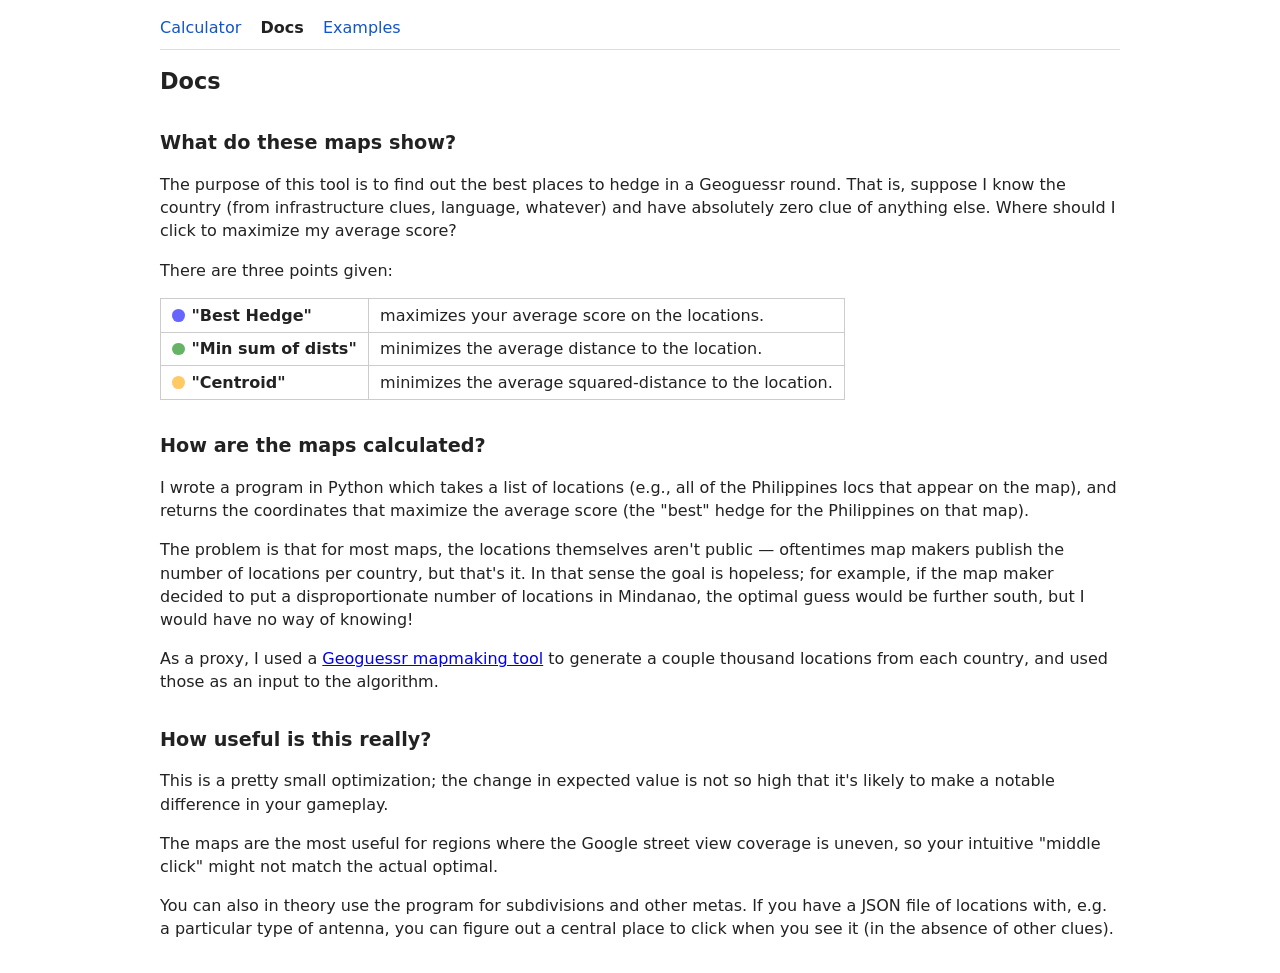
<file: docs.html>
<!doctype html>
<html lang="en">
<head>
<meta charset="utf-8">
<meta name="viewport" content="width=device-width, initial-scale=1">
<title>Docs – Hedge Calculator</title>
<link rel="stylesheet" href="style.css">
</head>
<body>
<nav><a href="./">Calculator</a><a href="docs.html" aria-current="page">Docs</a><a href="examples.html">Examples</a></nav>
<h1>Docs</h1>

<h2>What do these maps show?</h2>
<p>The purpose of this tool is to find out the best places to hedge in a Geoguessr round.
  That is, suppose I know the country (from infrastructure clues, language, whatever) and have absolutely zero clue of anything else.
  Where should I click to maximize my average score?</p>
<p>There are three points given:</p>
<table>
  <tr><th><span class="swatch" style="background:blue"></span>"Best Hedge"</th><td>maximizes your average score on the locations.</td></tr>
  <tr><th><span class="swatch" style="background:green"></span>"Min sum of dists"</th><td>minimizes the average distance to the location.</td></tr>
  <tr><th><span class="swatch" style="background:orange"></span>"Centroid"</th><td>minimizes the average squared-distance to the location.</td></tr>
</table>

<h2>How are the maps calculated?</h2>
<p>I wrote a program in Python which takes a list of locations (e.g., all of the Philippines locs that appear on the map),
  and returns the coordinates that maximize the average score (the "best" hedge for the Philippines on that map).</p>
<p>The problem is that for most maps, the locations themselves aren't public — oftentimes map makers publish the number of locations per country, but that's it.
  In that sense the goal is hopeless; for example, if the map maker decided to put a disproportionate number of locations in Mindanao,
  the optimal guess would be further south, but I would have no way of knowing!</p>
<p>As a proxy, I used a <a href="https://map-g3nerator.vercel.app/">Geoguessr mapmaking tool</a> to generate a couple thousand locations from each country,
  and used those as an input to the algorithm.</p>

<h2>How useful is this really?</h2>
<p>This is a pretty small optimization; the change in expected value is not so high that it's likely to make a notable difference in your gameplay.</p>
<p>The maps are the most useful for regions where the Google street view coverage is uneven, so your intuitive "middle click" might not match the actual optimal.</p>
<p>You can also in theory use the program for subdivisions and other metas.
  If you have a JSON file of locations with, e.g. a particular type of antenna, you can figure out a central place to click when you see it (in the absence of other clues).</p>
</body>
</html>
</file>
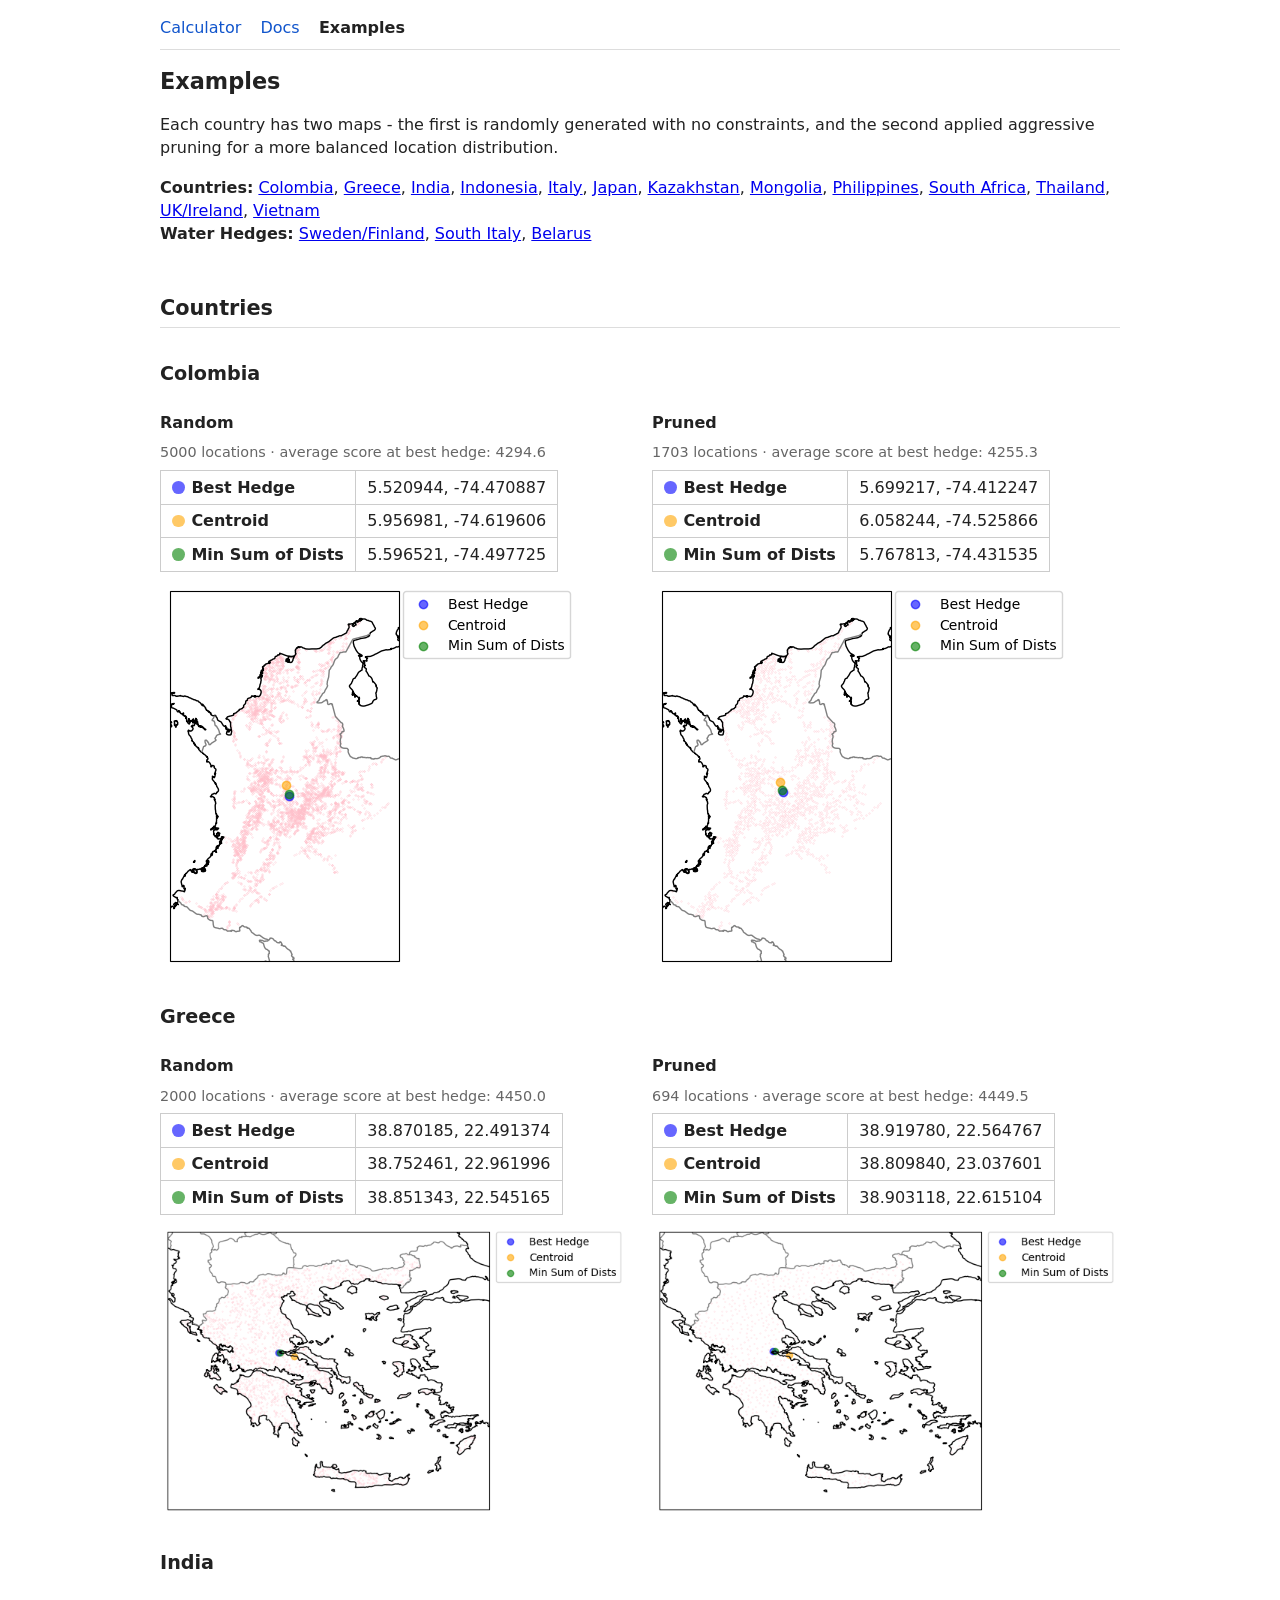
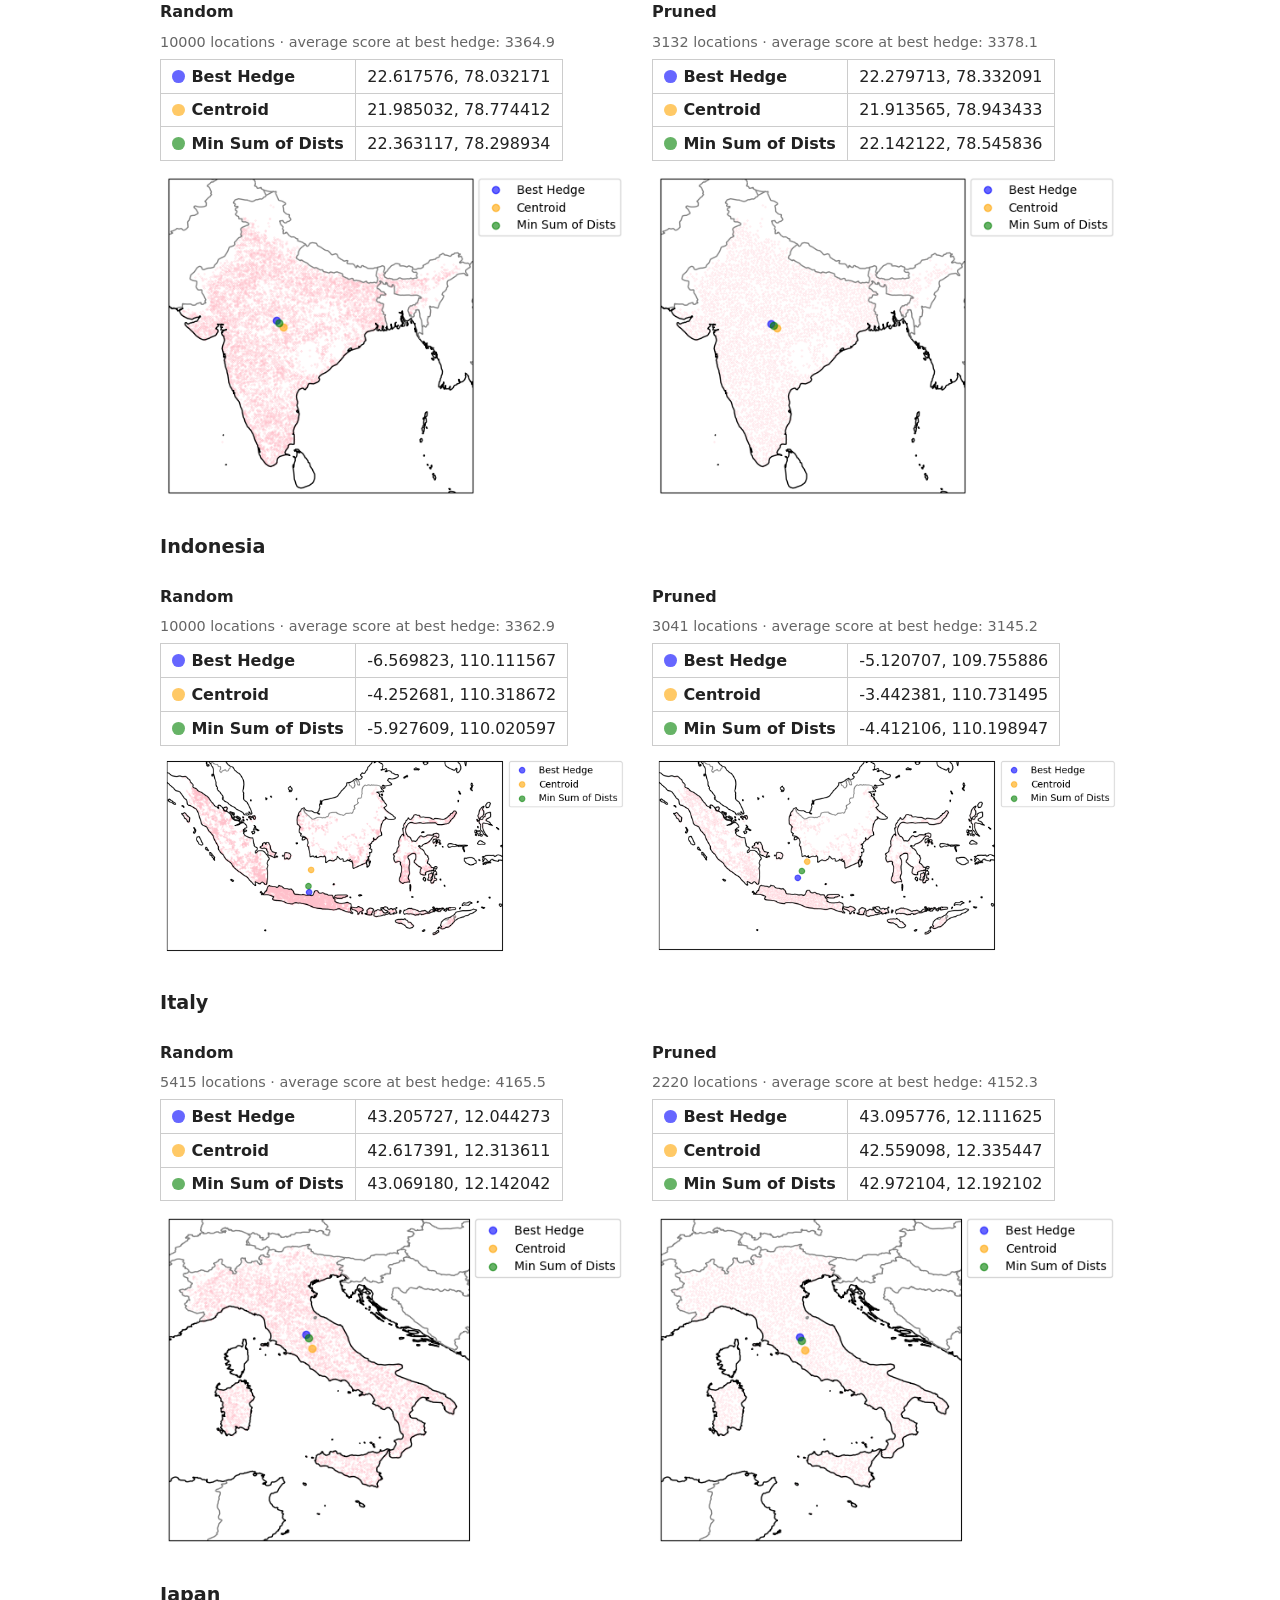
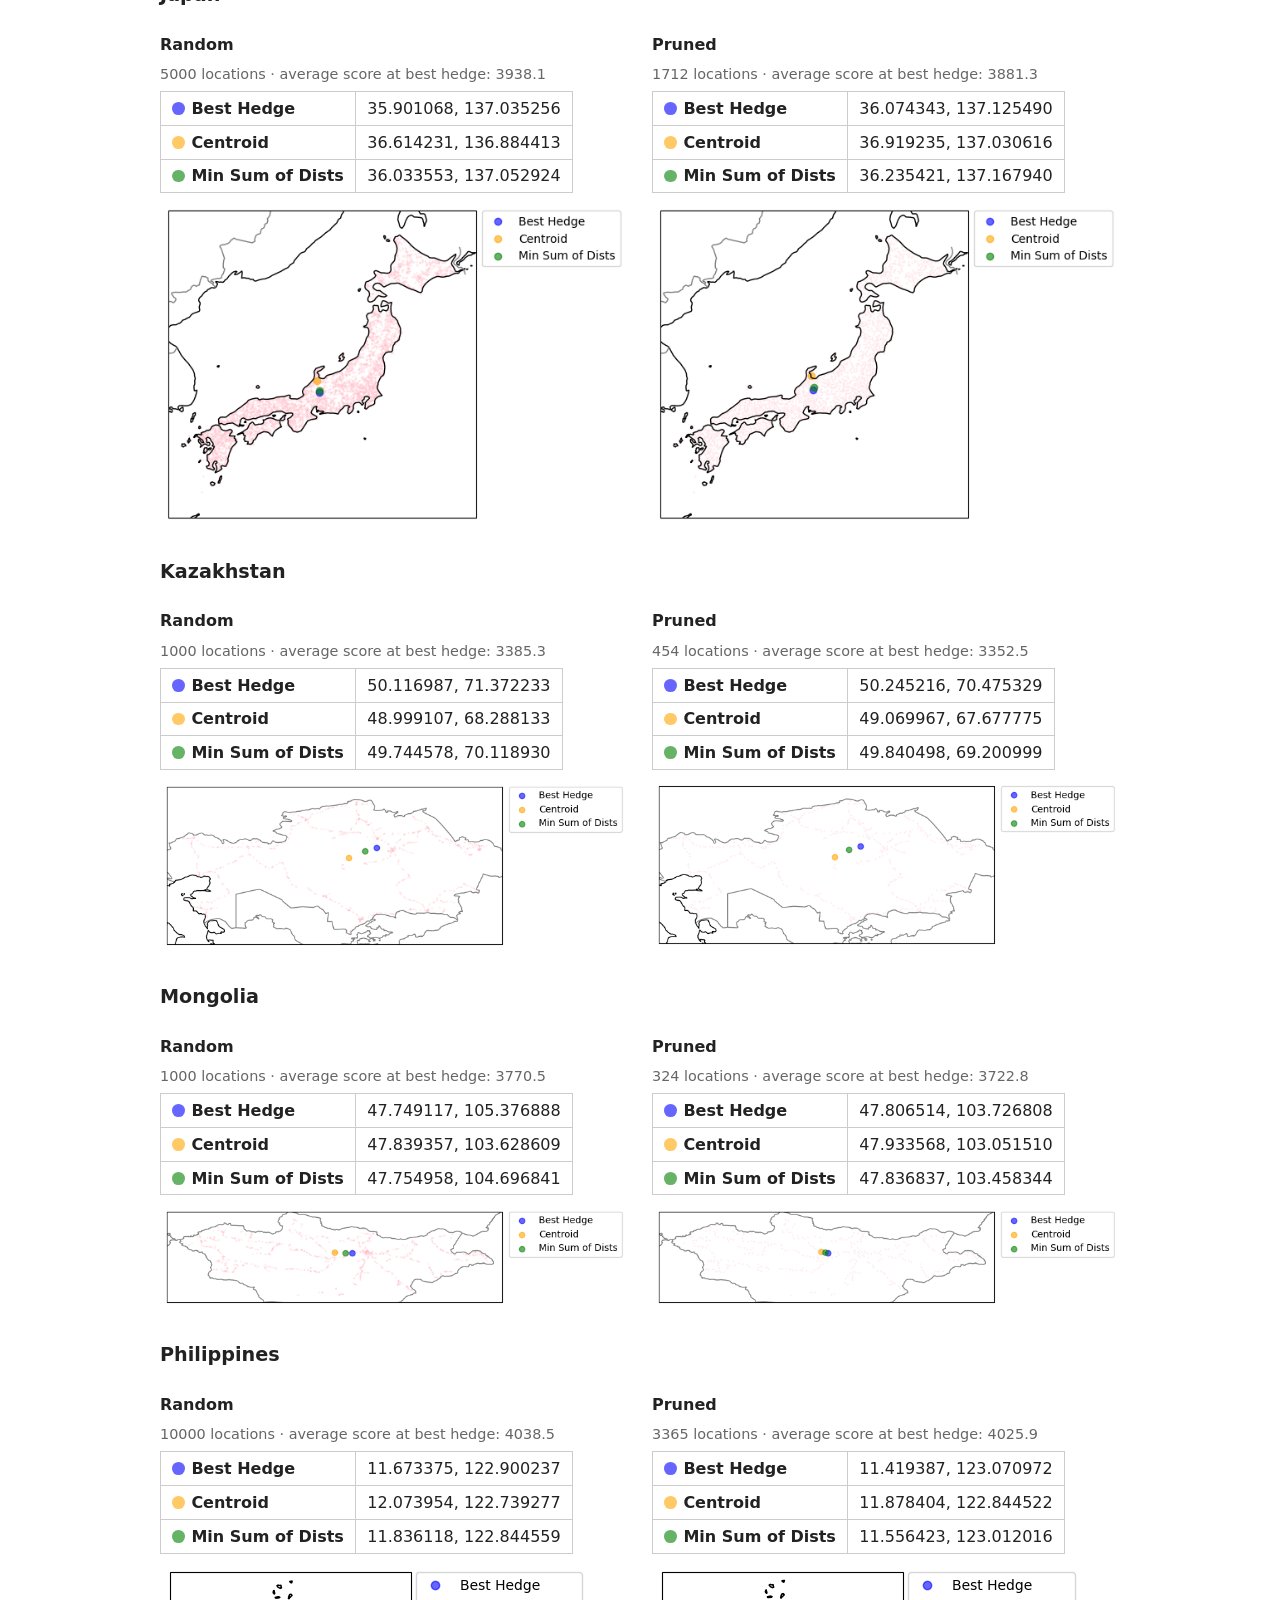
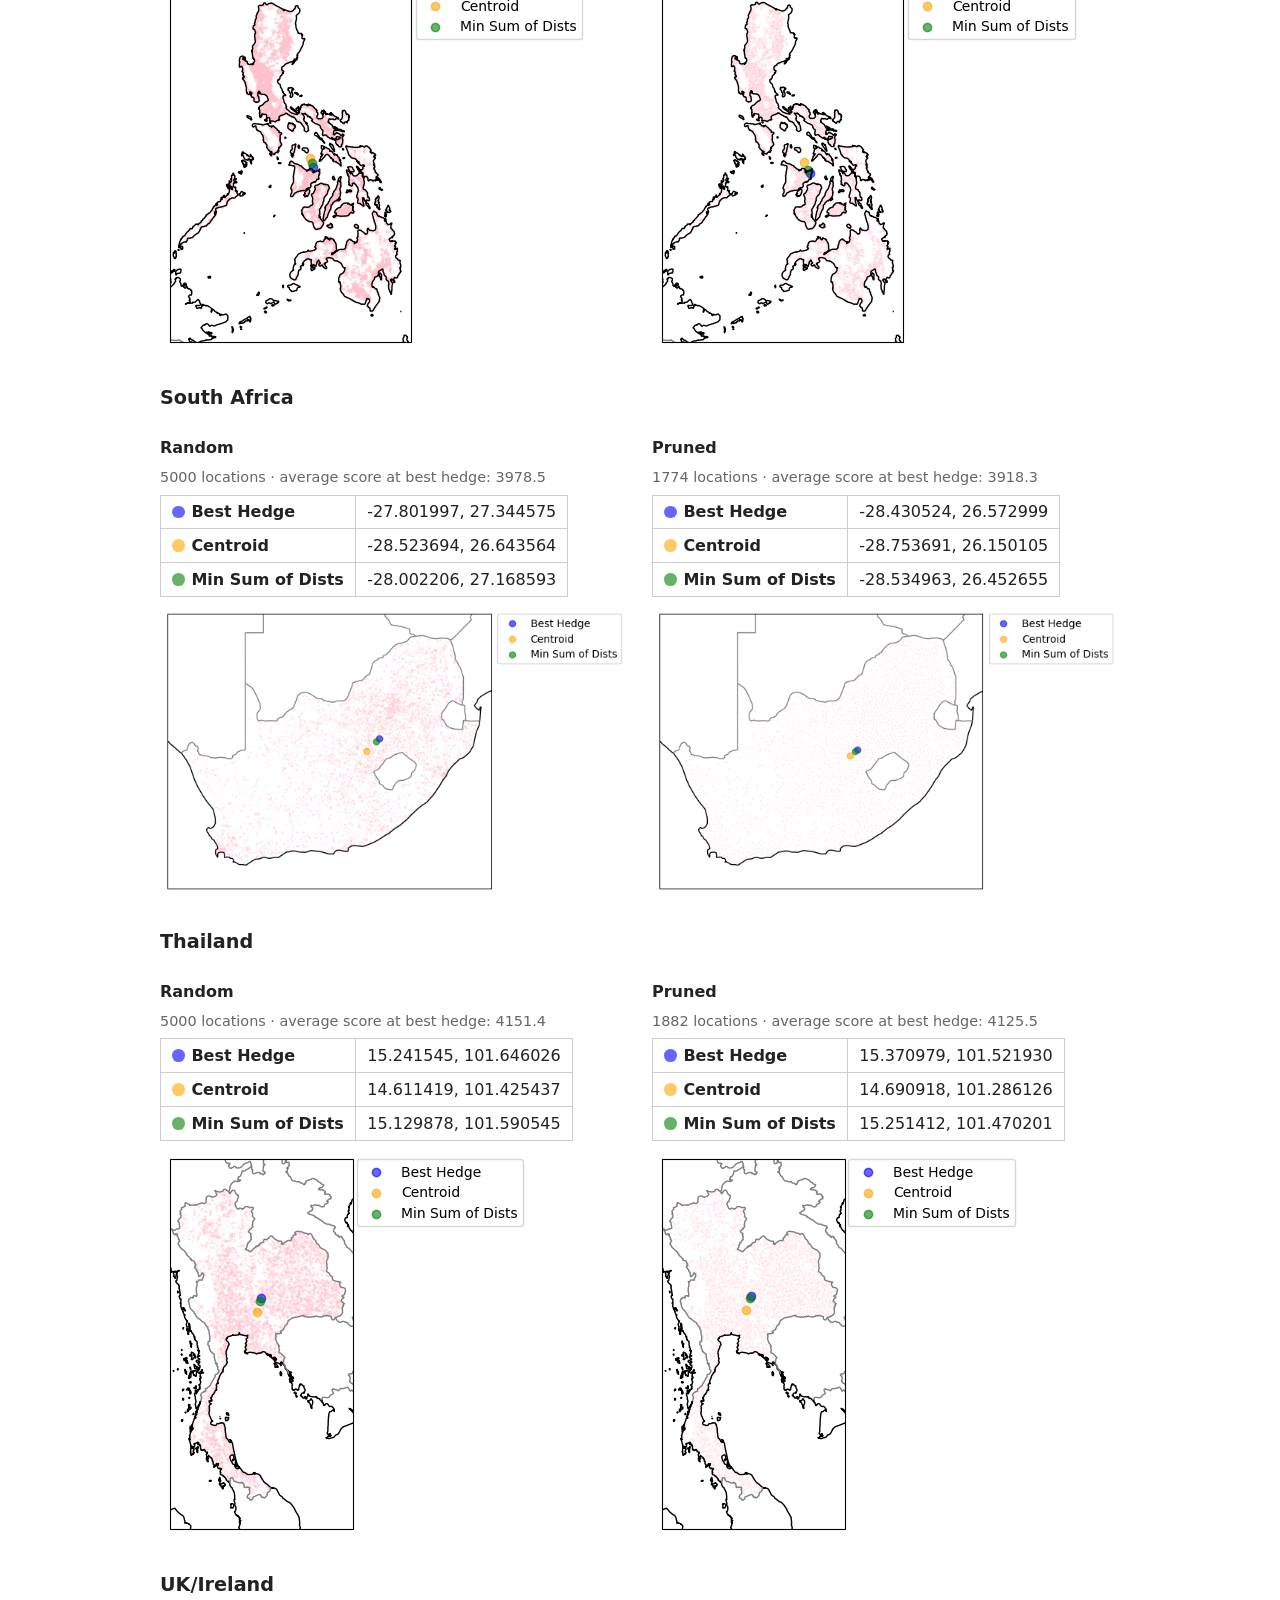
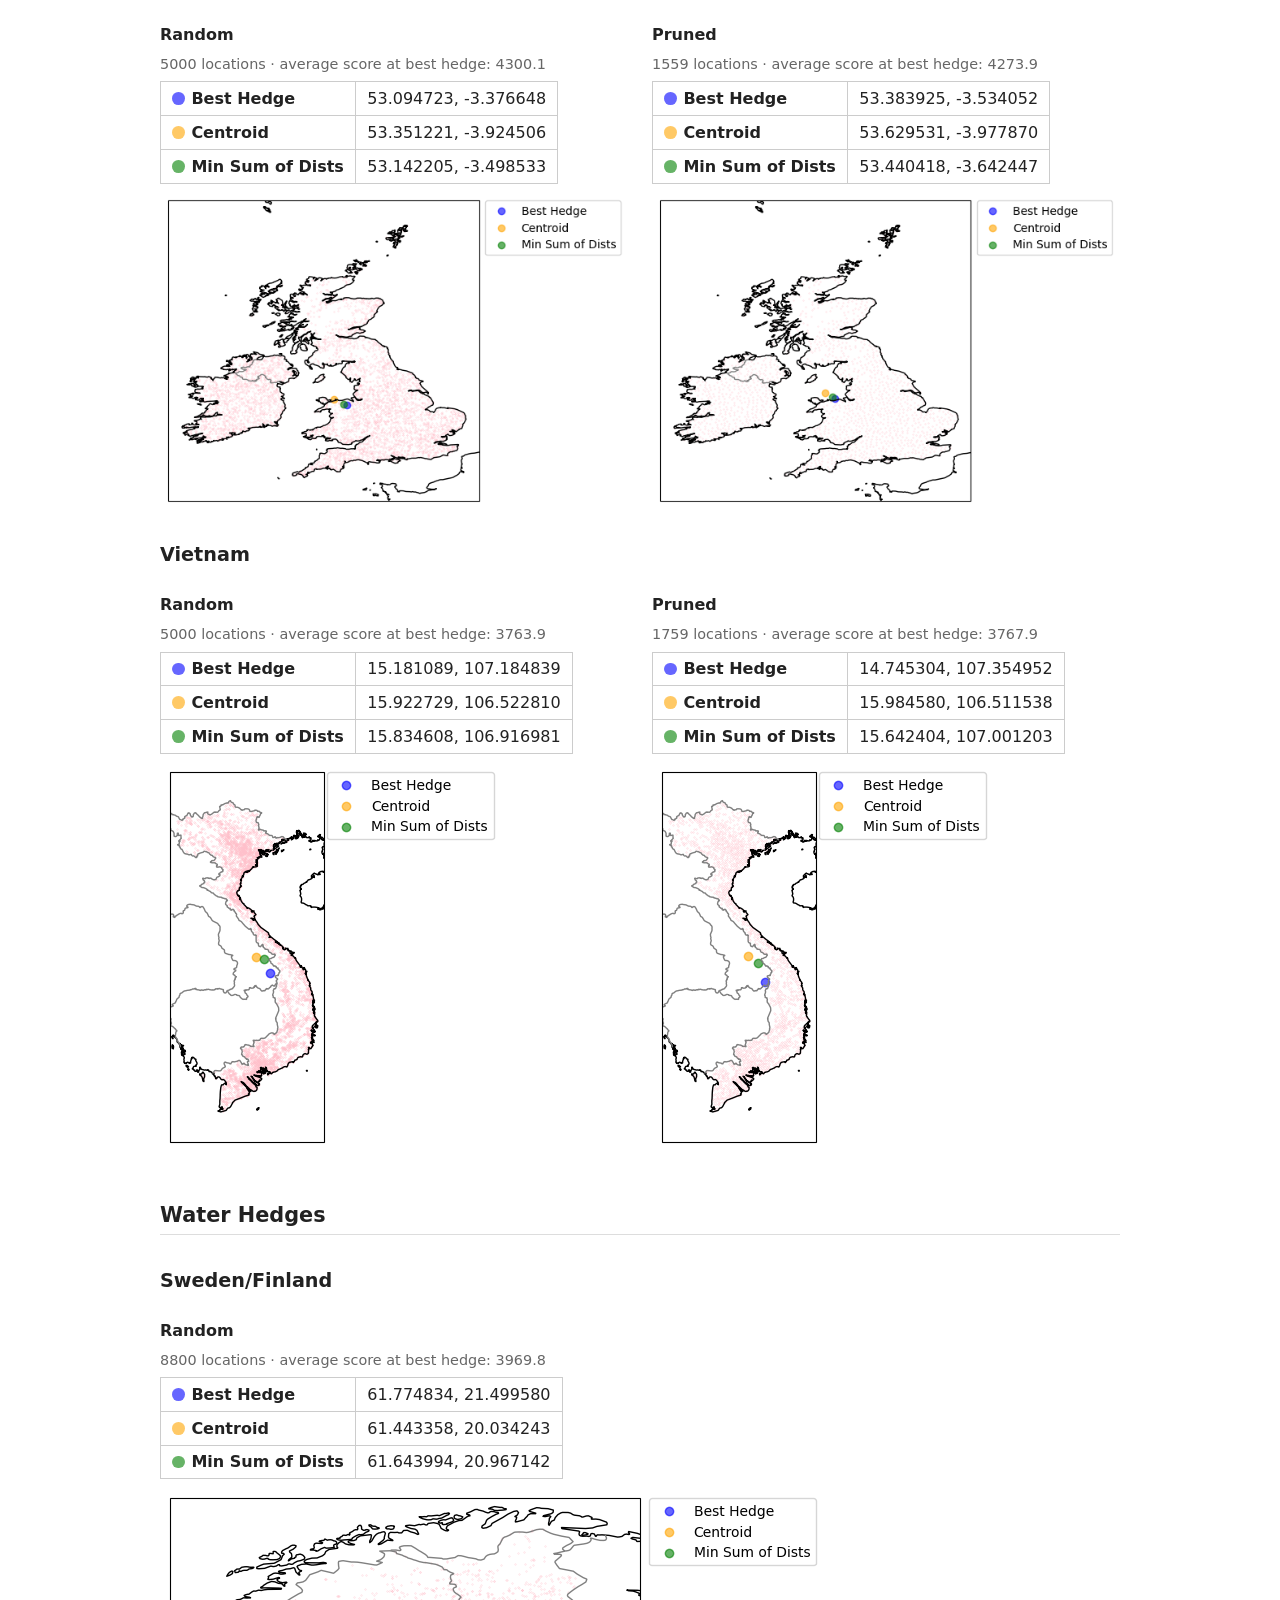
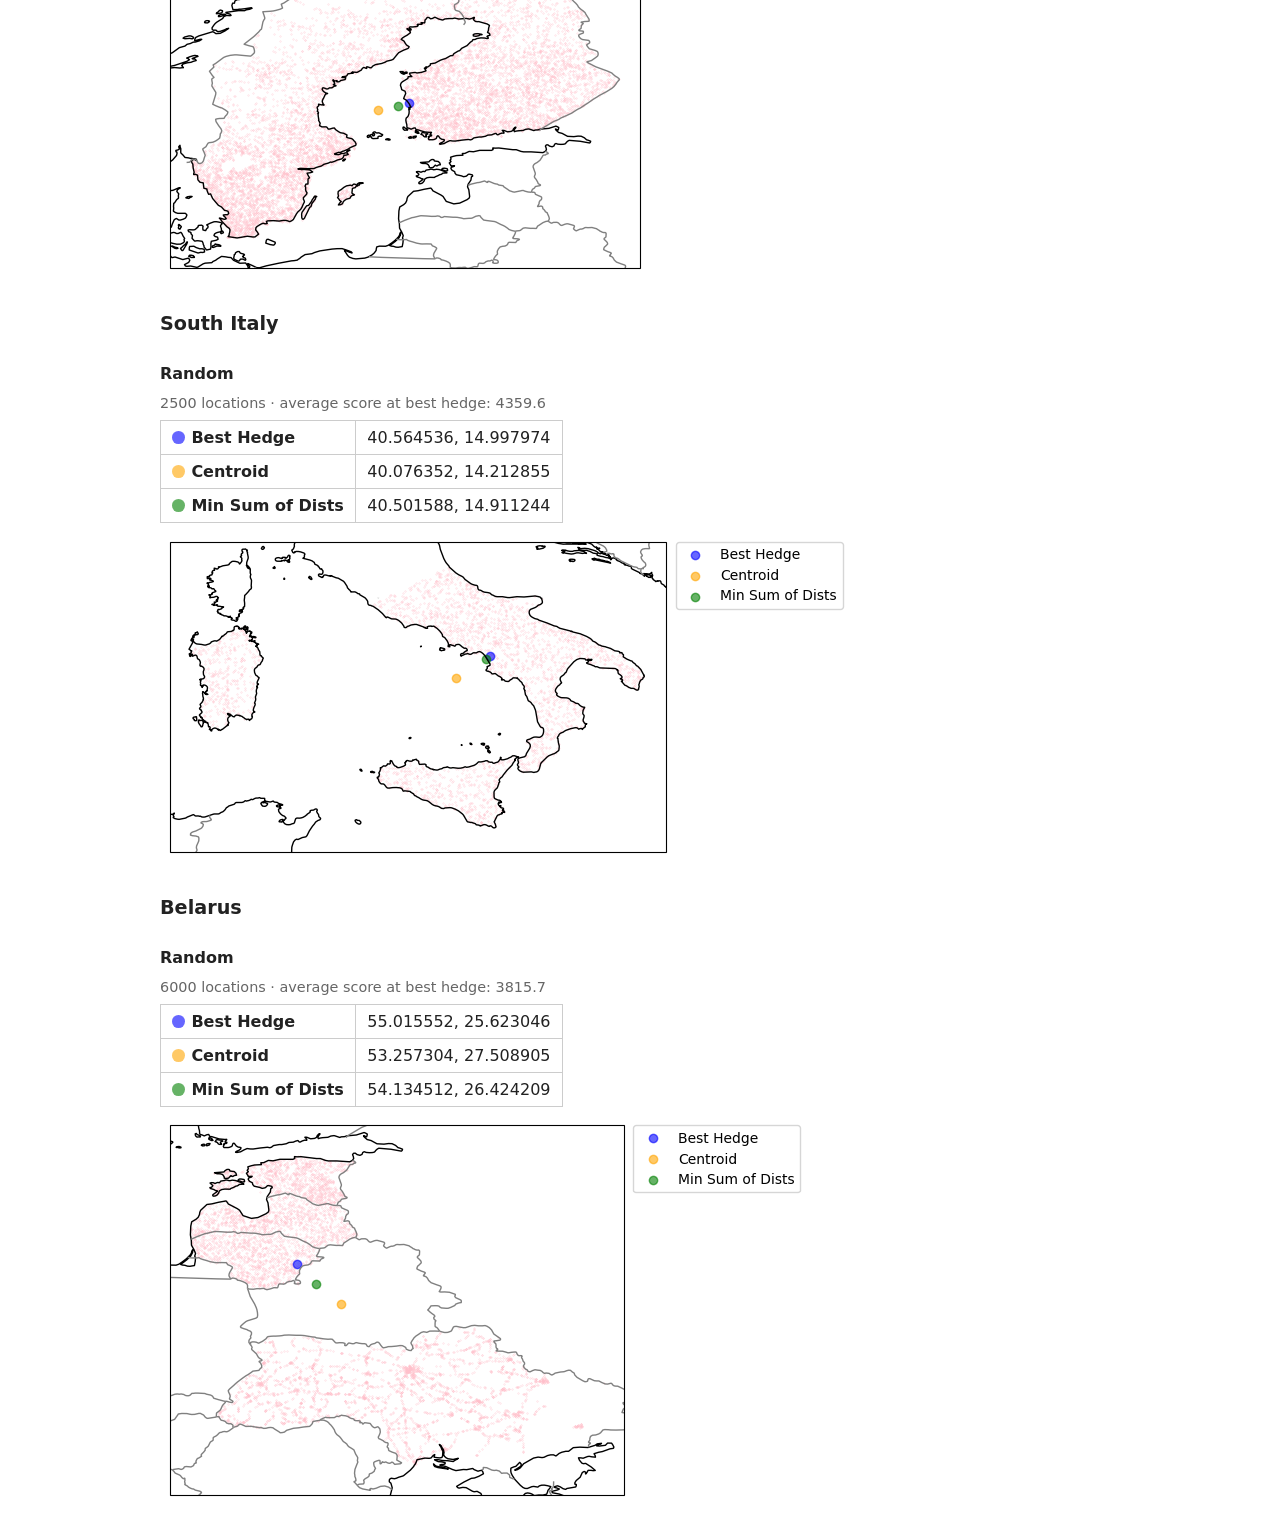
<file: examples.html>
<!doctype html>
<html lang="en">
<head>
<meta charset="utf-8">
<meta name="viewport" content="width=device-width, initial-scale=1">
<title>Examples – Hedge Calculator</title>
<link rel="stylesheet" href="style.css">
<style>
  .pair { display: grid; grid-template-columns: repeat(auto-fit, minmax(min(300px, 100%), 1fr)); gap: 1.5rem; }
  .card { min-width: 0; }
  .card img { max-width: 100%; height: auto; display: block; }
  .card table { margin-bottom: .6rem; }
  .meta { color: #666; font-size: .9rem; margin: 0 0 .4rem; }
  h2.group { font-size: 1.3rem; border-bottom: 1px solid #ddd; padding-bottom: .2rem; margin-top: 3rem; }
</style>
</head>
<body>
<nav><a href="./">Calculator</a><a href="docs.html">Docs</a><a href="examples.html" aria-current="page">Examples</a></nav>
<h1>Examples</h1>
<p>Each country has two maps - the first is randomly generated with no constraints, and the second applied aggressive pruning for a more balanced location distribution.</p>
<p><strong>Countries:</strong> <a href="#colombia">Colombia</a>, <a href="#greece">Greece</a>, <a href="#india">India</a>, <a href="#indonesia">Indonesia</a>, <a href="#italy">Italy</a>, <a href="#japan">Japan</a>, <a href="#kazakhstan">Kazakhstan</a>, <a href="#mongolia">Mongolia</a>, <a href="#philippines">Philippines</a>, <a href="#south-africa">South Africa</a>, <a href="#thailand">Thailand</a>, <a href="#uk-ireland">UK/Ireland</a>, <a href="#vietnam">Vietnam</a><br>
<strong>Water Hedges:</strong> <a href="#sweden-finland">Sweden/Finland</a>, <a href="#south-italy">South Italy</a>, <a href="#belarus">Belarus</a></p>

<h2 class="group">Countries</h2>
<section id="colombia">
<h2>Colombia</h2>
<div class="pair">
<div class="card">
  <h3>Random</h3>
  <p class="meta">5000 locations · average score at best hedge: 4294.6</p>
  <table><tr><th><span class="swatch" style="background:blue"></span>Best Hedge</th><td class="num">5.520944, -74.470887</td></tr><tr><th><span class="swatch" style="background:orange"></span>Centroid</th><td class="num">5.956981, -74.619606</td></tr><tr><th><span class="swatch" style="background:green"></span>Min Sum of Dists</th><td class="num">5.596521, -74.497725</td></tr></table>
  <a href="examples/colombia.png"><img src="examples/colombia.png" alt="Random" loading="lazy"></a>
</div>
<div class="card">
  <h3>Pruned</h3>
  <p class="meta">1703 locations · average score at best hedge: 4255.3</p>
  <table><tr><th><span class="swatch" style="background:blue"></span>Best Hedge</th><td class="num">5.699217, -74.412247</td></tr><tr><th><span class="swatch" style="background:orange"></span>Centroid</th><td class="num">6.058244, -74.525866</td></tr><tr><th><span class="swatch" style="background:green"></span>Min Sum of Dists</th><td class="num">5.767813, -74.431535</td></tr></table>
  <a href="examples/colombia-pruned.png"><img src="examples/colombia-pruned.png" alt="Pruned" loading="lazy"></a>
</div>
</div>
</section>
<section id="greece">
<h2>Greece</h2>
<div class="pair">
<div class="card">
  <h3>Random</h3>
  <p class="meta">2000 locations · average score at best hedge: 4450.0</p>
  <table><tr><th><span class="swatch" style="background:blue"></span>Best Hedge</th><td class="num">38.870185, 22.491374</td></tr><tr><th><span class="swatch" style="background:orange"></span>Centroid</th><td class="num">38.752461, 22.961996</td></tr><tr><th><span class="swatch" style="background:green"></span>Min Sum of Dists</th><td class="num">38.851343, 22.545165</td></tr></table>
  <a href="examples/greece.png"><img src="examples/greece.png" alt="Random" loading="lazy"></a>
</div>
<div class="card">
  <h3>Pruned</h3>
  <p class="meta">694 locations · average score at best hedge: 4449.5</p>
  <table><tr><th><span class="swatch" style="background:blue"></span>Best Hedge</th><td class="num">38.919780, 22.564767</td></tr><tr><th><span class="swatch" style="background:orange"></span>Centroid</th><td class="num">38.809840, 23.037601</td></tr><tr><th><span class="swatch" style="background:green"></span>Min Sum of Dists</th><td class="num">38.903118, 22.615104</td></tr></table>
  <a href="examples/greece-pruned.png"><img src="examples/greece-pruned.png" alt="Pruned" loading="lazy"></a>
</div>
</div>
</section>
<section id="india">
<h2>India</h2>
<div class="pair">
<div class="card">
  <h3>Random</h3>
  <p class="meta">10000 locations · average score at best hedge: 3364.9</p>
  <table><tr><th><span class="swatch" style="background:blue"></span>Best Hedge</th><td class="num">22.617576, 78.032171</td></tr><tr><th><span class="swatch" style="background:orange"></span>Centroid</th><td class="num">21.985032, 78.774412</td></tr><tr><th><span class="swatch" style="background:green"></span>Min Sum of Dists</th><td class="num">22.363117, 78.298934</td></tr></table>
  <a href="examples/india.png"><img src="examples/india.png" alt="Random" loading="lazy"></a>
</div>
<div class="card">
  <h3>Pruned</h3>
  <p class="meta">3132 locations · average score at best hedge: 3378.1</p>
  <table><tr><th><span class="swatch" style="background:blue"></span>Best Hedge</th><td class="num">22.279713, 78.332091</td></tr><tr><th><span class="swatch" style="background:orange"></span>Centroid</th><td class="num">21.913565, 78.943433</td></tr><tr><th><span class="swatch" style="background:green"></span>Min Sum of Dists</th><td class="num">22.142122, 78.545836</td></tr></table>
  <a href="examples/india-pruned.png"><img src="examples/india-pruned.png" alt="Pruned" loading="lazy"></a>
</div>
</div>
</section>
<section id="indonesia">
<h2>Indonesia</h2>
<div class="pair">
<div class="card">
  <h3>Random</h3>
  <p class="meta">10000 locations · average score at best hedge: 3362.9</p>
  <table><tr><th><span class="swatch" style="background:blue"></span>Best Hedge</th><td class="num">-6.569823, 110.111567</td></tr><tr><th><span class="swatch" style="background:orange"></span>Centroid</th><td class="num">-4.252681, 110.318672</td></tr><tr><th><span class="swatch" style="background:green"></span>Min Sum of Dists</th><td class="num">-5.927609, 110.020597</td></tr></table>
  <a href="examples/indonesia.png"><img src="examples/indonesia.png" alt="Random" loading="lazy"></a>
</div>
<div class="card">
  <h3>Pruned</h3>
  <p class="meta">3041 locations · average score at best hedge: 3145.2</p>
  <table><tr><th><span class="swatch" style="background:blue"></span>Best Hedge</th><td class="num">-5.120707, 109.755886</td></tr><tr><th><span class="swatch" style="background:orange"></span>Centroid</th><td class="num">-3.442381, 110.731495</td></tr><tr><th><span class="swatch" style="background:green"></span>Min Sum of Dists</th><td class="num">-4.412106, 110.198947</td></tr></table>
  <a href="examples/indonesia-pruned.png"><img src="examples/indonesia-pruned.png" alt="Pruned" loading="lazy"></a>
</div>
</div>
</section>
<section id="italy">
<h2>Italy</h2>
<div class="pair">
<div class="card">
  <h3>Random</h3>
  <p class="meta">5415 locations · average score at best hedge: 4165.5</p>
  <table><tr><th><span class="swatch" style="background:blue"></span>Best Hedge</th><td class="num">43.205727, 12.044273</td></tr><tr><th><span class="swatch" style="background:orange"></span>Centroid</th><td class="num">42.617391, 12.313611</td></tr><tr><th><span class="swatch" style="background:green"></span>Min Sum of Dists</th><td class="num">43.069180, 12.142042</td></tr></table>
  <a href="examples/italy.png"><img src="examples/italy.png" alt="Random" loading="lazy"></a>
</div>
<div class="card">
  <h3>Pruned</h3>
  <p class="meta">2220 locations · average score at best hedge: 4152.3</p>
  <table><tr><th><span class="swatch" style="background:blue"></span>Best Hedge</th><td class="num">43.095776, 12.111625</td></tr><tr><th><span class="swatch" style="background:orange"></span>Centroid</th><td class="num">42.559098, 12.335447</td></tr><tr><th><span class="swatch" style="background:green"></span>Min Sum of Dists</th><td class="num">42.972104, 12.192102</td></tr></table>
  <a href="examples/italy-pruned.png"><img src="examples/italy-pruned.png" alt="Pruned" loading="lazy"></a>
</div>
</div>
</section>
<section id="japan">
<h2>Japan</h2>
<div class="pair">
<div class="card">
  <h3>Random</h3>
  <p class="meta">5000 locations · average score at best hedge: 3938.1</p>
  <table><tr><th><span class="swatch" style="background:blue"></span>Best Hedge</th><td class="num">35.901068, 137.035256</td></tr><tr><th><span class="swatch" style="background:orange"></span>Centroid</th><td class="num">36.614231, 136.884413</td></tr><tr><th><span class="swatch" style="background:green"></span>Min Sum of Dists</th><td class="num">36.033553, 137.052924</td></tr></table>
  <a href="examples/japan.png"><img src="examples/japan.png" alt="Random" loading="lazy"></a>
</div>
<div class="card">
  <h3>Pruned</h3>
  <p class="meta">1712 locations · average score at best hedge: 3881.3</p>
  <table><tr><th><span class="swatch" style="background:blue"></span>Best Hedge</th><td class="num">36.074343, 137.125490</td></tr><tr><th><span class="swatch" style="background:orange"></span>Centroid</th><td class="num">36.919235, 137.030616</td></tr><tr><th><span class="swatch" style="background:green"></span>Min Sum of Dists</th><td class="num">36.235421, 137.167940</td></tr></table>
  <a href="examples/japan-pruned.png"><img src="examples/japan-pruned.png" alt="Pruned" loading="lazy"></a>
</div>
</div>
</section>
<section id="kazakhstan">
<h2>Kazakhstan</h2>
<div class="pair">
<div class="card">
  <h3>Random</h3>
  <p class="meta">1000 locations · average score at best hedge: 3385.3</p>
  <table><tr><th><span class="swatch" style="background:blue"></span>Best Hedge</th><td class="num">50.116987, 71.372233</td></tr><tr><th><span class="swatch" style="background:orange"></span>Centroid</th><td class="num">48.999107, 68.288133</td></tr><tr><th><span class="swatch" style="background:green"></span>Min Sum of Dists</th><td class="num">49.744578, 70.118930</td></tr></table>
  <a href="examples/kazakhstan.png"><img src="examples/kazakhstan.png" alt="Random" loading="lazy"></a>
</div>
<div class="card">
  <h3>Pruned</h3>
  <p class="meta">454 locations · average score at best hedge: 3352.5</p>
  <table><tr><th><span class="swatch" style="background:blue"></span>Best Hedge</th><td class="num">50.245216, 70.475329</td></tr><tr><th><span class="swatch" style="background:orange"></span>Centroid</th><td class="num">49.069967, 67.677775</td></tr><tr><th><span class="swatch" style="background:green"></span>Min Sum of Dists</th><td class="num">49.840498, 69.200999</td></tr></table>
  <a href="examples/kazakhstan-pruned.png"><img src="examples/kazakhstan-pruned.png" alt="Pruned" loading="lazy"></a>
</div>
</div>
</section>
<section id="mongolia">
<h2>Mongolia</h2>
<div class="pair">
<div class="card">
  <h3>Random</h3>
  <p class="meta">1000 locations · average score at best hedge: 3770.5</p>
  <table><tr><th><span class="swatch" style="background:blue"></span>Best Hedge</th><td class="num">47.749117, 105.376888</td></tr><tr><th><span class="swatch" style="background:orange"></span>Centroid</th><td class="num">47.839357, 103.628609</td></tr><tr><th><span class="swatch" style="background:green"></span>Min Sum of Dists</th><td class="num">47.754958, 104.696841</td></tr></table>
  <a href="examples/mongolia.png"><img src="examples/mongolia.png" alt="Random" loading="lazy"></a>
</div>
<div class="card">
  <h3>Pruned</h3>
  <p class="meta">324 locations · average score at best hedge: 3722.8</p>
  <table><tr><th><span class="swatch" style="background:blue"></span>Best Hedge</th><td class="num">47.806514, 103.726808</td></tr><tr><th><span class="swatch" style="background:orange"></span>Centroid</th><td class="num">47.933568, 103.051510</td></tr><tr><th><span class="swatch" style="background:green"></span>Min Sum of Dists</th><td class="num">47.836837, 103.458344</td></tr></table>
  <a href="examples/mongolia-pruned.png"><img src="examples/mongolia-pruned.png" alt="Pruned" loading="lazy"></a>
</div>
</div>
</section>
<section id="philippines">
<h2>Philippines</h2>
<div class="pair">
<div class="card">
  <h3>Random</h3>
  <p class="meta">10000 locations · average score at best hedge: 4038.5</p>
  <table><tr><th><span class="swatch" style="background:blue"></span>Best Hedge</th><td class="num">11.673375, 122.900237</td></tr><tr><th><span class="swatch" style="background:orange"></span>Centroid</th><td class="num">12.073954, 122.739277</td></tr><tr><th><span class="swatch" style="background:green"></span>Min Sum of Dists</th><td class="num">11.836118, 122.844559</td></tr></table>
  <a href="examples/philippines.png"><img src="examples/philippines.png" alt="Random" loading="lazy"></a>
</div>
<div class="card">
  <h3>Pruned</h3>
  <p class="meta">3365 locations · average score at best hedge: 4025.9</p>
  <table><tr><th><span class="swatch" style="background:blue"></span>Best Hedge</th><td class="num">11.419387, 123.070972</td></tr><tr><th><span class="swatch" style="background:orange"></span>Centroid</th><td class="num">11.878404, 122.844522</td></tr><tr><th><span class="swatch" style="background:green"></span>Min Sum of Dists</th><td class="num">11.556423, 123.012016</td></tr></table>
  <a href="examples/philippines-pruned.png"><img src="examples/philippines-pruned.png" alt="Pruned" loading="lazy"></a>
</div>
</div>
</section>
<section id="south-africa">
<h2>South Africa</h2>
<div class="pair">
<div class="card">
  <h3>Random</h3>
  <p class="meta">5000 locations · average score at best hedge: 3978.5</p>
  <table><tr><th><span class="swatch" style="background:blue"></span>Best Hedge</th><td class="num">-27.801997, 27.344575</td></tr><tr><th><span class="swatch" style="background:orange"></span>Centroid</th><td class="num">-28.523694, 26.643564</td></tr><tr><th><span class="swatch" style="background:green"></span>Min Sum of Dists</th><td class="num">-28.002206, 27.168593</td></tr></table>
  <a href="examples/south-africa.png"><img src="examples/south-africa.png" alt="Random" loading="lazy"></a>
</div>
<div class="card">
  <h3>Pruned</h3>
  <p class="meta">1774 locations · average score at best hedge: 3918.3</p>
  <table><tr><th><span class="swatch" style="background:blue"></span>Best Hedge</th><td class="num">-28.430524, 26.572999</td></tr><tr><th><span class="swatch" style="background:orange"></span>Centroid</th><td class="num">-28.753691, 26.150105</td></tr><tr><th><span class="swatch" style="background:green"></span>Min Sum of Dists</th><td class="num">-28.534963, 26.452655</td></tr></table>
  <a href="examples/south-africa-pruned.png"><img src="examples/south-africa-pruned.png" alt="Pruned" loading="lazy"></a>
</div>
</div>
</section>
<section id="thailand">
<h2>Thailand</h2>
<div class="pair">
<div class="card">
  <h3>Random</h3>
  <p class="meta">5000 locations · average score at best hedge: 4151.4</p>
  <table><tr><th><span class="swatch" style="background:blue"></span>Best Hedge</th><td class="num">15.241545, 101.646026</td></tr><tr><th><span class="swatch" style="background:orange"></span>Centroid</th><td class="num">14.611419, 101.425437</td></tr><tr><th><span class="swatch" style="background:green"></span>Min Sum of Dists</th><td class="num">15.129878, 101.590545</td></tr></table>
  <a href="examples/thailand.png"><img src="examples/thailand.png" alt="Random" loading="lazy"></a>
</div>
<div class="card">
  <h3>Pruned</h3>
  <p class="meta">1882 locations · average score at best hedge: 4125.5</p>
  <table><tr><th><span class="swatch" style="background:blue"></span>Best Hedge</th><td class="num">15.370979, 101.521930</td></tr><tr><th><span class="swatch" style="background:orange"></span>Centroid</th><td class="num">14.690918, 101.286126</td></tr><tr><th><span class="swatch" style="background:green"></span>Min Sum of Dists</th><td class="num">15.251412, 101.470201</td></tr></table>
  <a href="examples/thailand-pruned.png"><img src="examples/thailand-pruned.png" alt="Pruned" loading="lazy"></a>
</div>
</div>
</section>
<section id="uk-ireland">
<h2>UK/Ireland</h2>
<div class="pair">
<div class="card">
  <h3>Random</h3>
  <p class="meta">5000 locations · average score at best hedge: 4300.1</p>
  <table><tr><th><span class="swatch" style="background:blue"></span>Best Hedge</th><td class="num">53.094723, -3.376648</td></tr><tr><th><span class="swatch" style="background:orange"></span>Centroid</th><td class="num">53.351221, -3.924506</td></tr><tr><th><span class="swatch" style="background:green"></span>Min Sum of Dists</th><td class="num">53.142205, -3.498533</td></tr></table>
  <a href="examples/uk-ireland.png"><img src="examples/uk-ireland.png" alt="Random" loading="lazy"></a>
</div>
<div class="card">
  <h3>Pruned</h3>
  <p class="meta">1559 locations · average score at best hedge: 4273.9</p>
  <table><tr><th><span class="swatch" style="background:blue"></span>Best Hedge</th><td class="num">53.383925, -3.534052</td></tr><tr><th><span class="swatch" style="background:orange"></span>Centroid</th><td class="num">53.629531, -3.977870</td></tr><tr><th><span class="swatch" style="background:green"></span>Min Sum of Dists</th><td class="num">53.440418, -3.642447</td></tr></table>
  <a href="examples/uk-ireland-pruned.png"><img src="examples/uk-ireland-pruned.png" alt="Pruned" loading="lazy"></a>
</div>
</div>
</section>
<section id="vietnam">
<h2>Vietnam</h2>
<div class="pair">
<div class="card">
  <h3>Random</h3>
  <p class="meta">5000 locations · average score at best hedge: 3763.9</p>
  <table><tr><th><span class="swatch" style="background:blue"></span>Best Hedge</th><td class="num">15.181089, 107.184839</td></tr><tr><th><span class="swatch" style="background:orange"></span>Centroid</th><td class="num">15.922729, 106.522810</td></tr><tr><th><span class="swatch" style="background:green"></span>Min Sum of Dists</th><td class="num">15.834608, 106.916981</td></tr></table>
  <a href="examples/vietnam.png"><img src="examples/vietnam.png" alt="Random" loading="lazy"></a>
</div>
<div class="card">
  <h3>Pruned</h3>
  <p class="meta">1759 locations · average score at best hedge: 3767.9</p>
  <table><tr><th><span class="swatch" style="background:blue"></span>Best Hedge</th><td class="num">14.745304, 107.354952</td></tr><tr><th><span class="swatch" style="background:orange"></span>Centroid</th><td class="num">15.984580, 106.511538</td></tr><tr><th><span class="swatch" style="background:green"></span>Min Sum of Dists</th><td class="num">15.642404, 107.001203</td></tr></table>
  <a href="examples/vietnam-pruned.png"><img src="examples/vietnam-pruned.png" alt="Pruned" loading="lazy"></a>
</div>
</div>
</section>

<h2 class="group">Water Hedges</h2>
<section id="sweden-finland">
<h2>Sweden/Finland</h2>
<div class="pair">
<div class="card">
  <h3>Random</h3>
  <p class="meta">8800 locations · average score at best hedge: 3969.8</p>
  <table><tr><th><span class="swatch" style="background:blue"></span>Best Hedge</th><td class="num">61.774834, 21.499580</td></tr><tr><th><span class="swatch" style="background:orange"></span>Centroid</th><td class="num">61.443358, 20.034243</td></tr><tr><th><span class="swatch" style="background:green"></span>Min Sum of Dists</th><td class="num">61.643994, 20.967142</td></tr></table>
  <a href="examples/sweden-finland.png"><img src="examples/sweden-finland.png" alt="Random" loading="lazy"></a>
</div>
</div>
</section>
<section id="south-italy">
<h2>South Italy</h2>
<div class="pair">
<div class="card">
  <h3>Random</h3>
  <p class="meta">2500 locations · average score at best hedge: 4359.6</p>
  <table><tr><th><span class="swatch" style="background:blue"></span>Best Hedge</th><td class="num">40.564536, 14.997974</td></tr><tr><th><span class="swatch" style="background:orange"></span>Centroid</th><td class="num">40.076352, 14.212855</td></tr><tr><th><span class="swatch" style="background:green"></span>Min Sum of Dists</th><td class="num">40.501588, 14.911244</td></tr></table>
  <a href="examples/south-italy.png"><img src="examples/south-italy.png" alt="Random" loading="lazy"></a>
</div>
</div>
</section>
<section id="belarus">
<h2>Belarus</h2>
<div class="pair">
<div class="card">
  <h3>Random</h3>
  <p class="meta">6000 locations · average score at best hedge: 3815.7</p>
  <table><tr><th><span class="swatch" style="background:blue"></span>Best Hedge</th><td class="num">55.015552, 25.623046</td></tr><tr><th><span class="swatch" style="background:orange"></span>Centroid</th><td class="num">53.257304, 27.508905</td></tr><tr><th><span class="swatch" style="background:green"></span>Min Sum of Dists</th><td class="num">54.134512, 26.424209</td></tr></table>
  <a href="examples/belarus.png"><img src="examples/belarus.png" alt="Random" loading="lazy"></a>
</div>
</div>
</section>
</body>
</html>
</file>
<file: style.css>
body { font-family: system-ui, sans-serif; max-width: 960px; margin: 0 auto; padding: 1rem; color: #222; line-height: 1.45; }
h1 { font-size: 1.4rem; }
h2 { font-size: 1.2rem; margin-top: 2rem; }
h3 { font-size: 1rem; margin: .5rem 0; }
nav { display: flex; gap: 1.2rem; padding-bottom: .6rem; border-bottom: 1px solid #ddd; }
nav a { color: #1155cc; text-decoration: none; }
nav a:hover { text-decoration: underline; }
nav a[aria-current] { color: #222; font-weight: 600; }
table { border-collapse: collapse; margin-bottom: 1rem; }
th, td { border: 1px solid #ccc; padding: .3rem .7rem; text-align: left; }
td.num { font-variant-numeric: tabular-nums; }
.swatch { display: inline-block; width: .8em; height: .8em; border-radius: 50%; margin-right: .4em; opacity: .6; vertical-align: -1px; }
</file>
